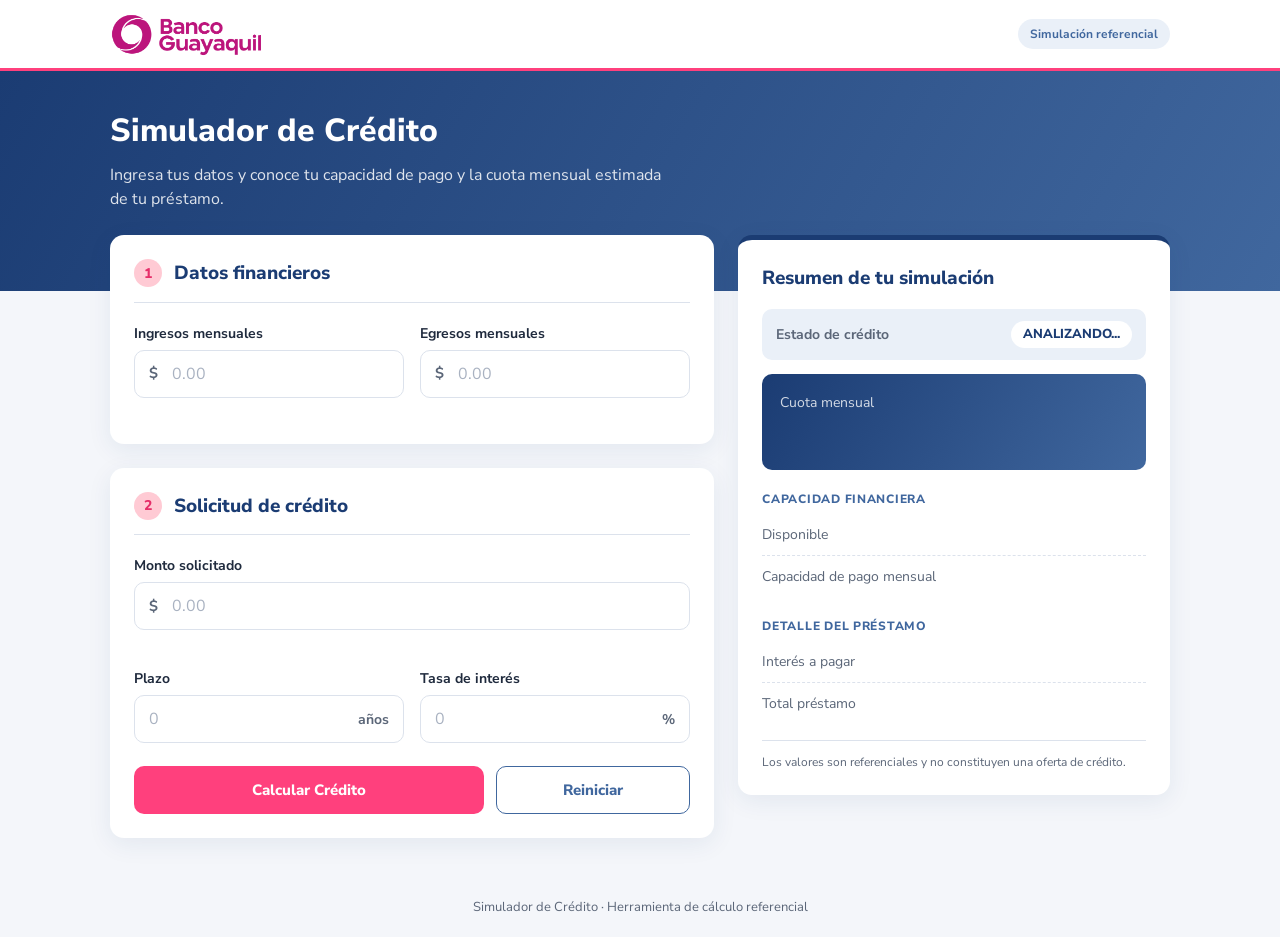
<file: index.html>
<!DOCTYPE html>
<html lang="es">
<head>
    <meta charset="UTF-8">
    <meta name="viewport" content="width=device-width, initial-scale=1.0">
    <title>Simulador de Crédito</title>
    <link rel="preconnect" href="https://fonts.googleapis.com">
    <link rel="preconnect" href="https://fonts.gstatic.com" crossorigin>
    <link href="https://fonts.googleapis.com/css2?family=Nunito+Sans:wght@400;600;700;800&display=swap" rel="stylesheet">
    <link rel="stylesheet" href="simulador.css">
    <script src="simulador.js"></script>
    <script src="funciones.js"></script>
    <script src="utilitarios.js"></script>
    <script src="validaciones.js"></script>
</head>
<body>

    <!-- Barra superior -->
    <header class="topbar">
        <div class="topbar__inner">
            <div class="brand">
                <img src="logo.png" alt="Banco Guayaquil" class="brand__logo">
            </div>
            <span class="topbar__badge">Simulación referencial</span>
        </div>
    </header>

    <!-- Encabezado -->
    <section class="hero">
        <div class="hero__inner">
            <h1>Simulador de Crédito</h1>
            <p>Ingresa tus datos y conoce tu capacidad de pago y la cuota mensual estimada de tu préstamo.</p>
        </div>
    </section>

    <main class="container">

        <!-- Columna de datos -->
        <div class="panel panel--form">

            <section class="card">
                <div class="card__header">
                    <span class="step">1</span>
                    <h2>Datos financieros</h2>
                </div>

                <div class="grid-2">
                    <div class="field">
                        <label for="txtIngresos">Ingresos mensuales</label>
                        <div class="input-wrap">
                            <span class="affix">$</span>
                            <input type="text" id="txtIngresos" inputmode="decimal" placeholder="0.00" autocomplete="off">
                        </div>
                        <span id="lblErrorIngresos" class="error"></span>
                    </div>

                    <div class="field">
                        <label for="txtEgresos">Egresos mensuales</label>
                        <div class="input-wrap">
                            <span class="affix">$</span>
                            <input type="text" id="txtEgresos" inputmode="decimal" placeholder="0.00" autocomplete="off">
                        </div>
                        <span id="lblErrorEgresos" class="error"></span>
                    </div>
                </div>
            </section>

            <section class="card">
                <div class="card__header">
                    <span class="step">2</span>
                    <h2>Solicitud de crédito</h2>
                </div>

                <div class="field">
                    <label for="txtMonto">Monto solicitado</label>
                    <div class="input-wrap">
                        <span class="affix">$</span>
                        <input type="text" id="txtMonto" inputmode="decimal" placeholder="0.00" autocomplete="off">
                    </div>
                    <span id="lblErrorMonto" class="error"></span>
                </div>

                <div class="grid-2">
                    <div class="field">
                        <label for="txtPlazo">Plazo</label>
                        <div class="input-wrap">
                            <input type="text" id="txtPlazo" inputmode="numeric" placeholder="0" autocomplete="off">
                            <span class="affix affix--end">años</span>
                        </div>
                        <span id="lblErrorPlazo" class="error"></span>
                    </div>

                    <div class="field">
                        <label for="txtTasaInteres">Tasa de interés</label>
                        <div class="input-wrap">
                            <input type="text" id="txtTasaInteres" inputmode="decimal" placeholder="0" autocomplete="off">
                            <span class="affix affix--end">%</span>
                        </div>
                        <span id="lblErrorTasaInteres" class="error"></span>
                    </div>
                </div>

                <div class="buttons">
                    <button type="button" id="btnCalcularCredito" class="btn btn--primary" onclick="validarYCalcular()">Calcular Crédito</button>
                    <button type="button" id="btnReiniciar" class="btn btn--secondary">Reiniciar</button>
                </div>
            </section>
        </div>

        <!-- Columna de resultados -->
        <aside class="panel panel--results">
            <section class="card card--results">
                <h2 class="results__title">Resumen de tu simulación</h2>

                <div class="status">
                    <span class="status__label">Estado de crédito</span>
                    <span id="spnEstadoCredito" class="status__value">ANALIZANDO...</span>
                </div>

                <div class="highlight">
                    <span class="highlight__label">Cuota mensual</span>
                    <span id="spnCuotaMensual" class="highlight__value"></span>
                </div>

                <h3 class="results__subtitle">Capacidad financiera</h3>
                <dl class="results">
                    <div class="results__row">
                        <dt>Disponible</dt>
                        <dd><span id="spnDisponible"></span></dd>
                    </div>
                    <div class="results__row">
                        <dt>Capacidad de pago mensual</dt>
                        <dd><span id="spnCapacidadPago"></span></dd>
                    </div>
                </dl>

                <h3 class="results__subtitle">Detalle del préstamo</h3>
                <dl class="results">
                    <div class="results__row">
                        <dt>Interés a pagar</dt>
                        <dd><span id="spnInteresPagar"></span></dd>
                    </div>
                    <div class="results__row results__row--total">
                        <dt>Total préstamo</dt>
                        <dd><span id="spnTotalPrestamo"></span></dd>
                    </div>
                </dl>

                <p class="disclaimer">Los valores son referenciales y no constituyen una oferta de crédito.</p>
            </section>
        </aside>

    </main>

    <footer class="footer">
        <p>Simulador de Crédito · Herramienta de cálculo referencial</p>
    </footer>

</body>
</html>
</file>
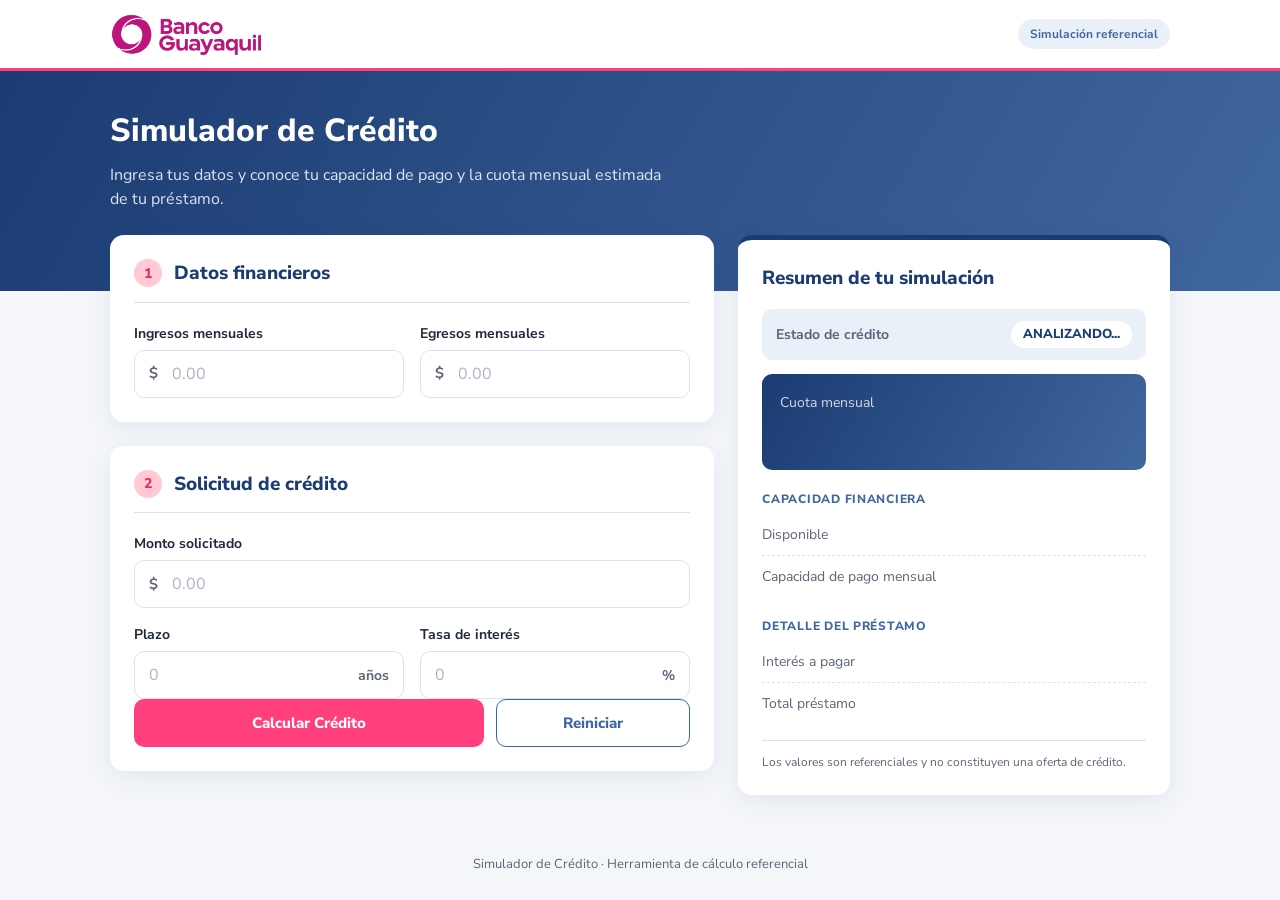
<file: simulador.html>
<!DOCTYPE html>
<html lang="es">
<head>
    <meta charset="UTF-8">
    <meta name="viewport" content="width=device-width, initial-scale=1.0">
    <title>Simulador de Crédito</title>
    <link rel="preconnect" href="https://fonts.googleapis.com">
    <link rel="preconnect" href="https://fonts.gstatic.com" crossorigin>
    <link href="https://fonts.googleapis.com/css2?family=Nunito+Sans:wght@400;600;700;800&display=swap" rel="stylesheet">
    <link rel="stylesheet" href="simulador.css">
    <script src="simulador.js"></script>
    <script src="funciones.js"></script>
    <script src="utilitarios.js"></script>
</head>
<body>

    <!-- Barra superior -->
    <header class="topbar">
        <div class="topbar__inner">
            <div class="brand">
                <img src="logo.png" alt="Banco Guayaquil" class="brand__logo">
            </div>
            <span class="topbar__badge">Simulación referencial</span>
        </div>
    </header>

    <!-- Encabezado -->
    <section class="hero">
        <div class="hero__inner">
            <h1>Simulador de Crédito</h1>
            <p>Ingresa tus datos y conoce tu capacidad de pago y la cuota mensual estimada de tu préstamo.</p>
        </div>
    </section>

    <main class="container">

        <!-- Columna de datos -->
        <div class="panel panel--form">

            <section class="card">
                <div class="card__header">
                    <span class="step">1</span>
                    <h2>Datos financieros</h2>
                </div>

                <div class="grid-2">
                    <div class="field">
                        <label for="txtIngresos">Ingresos mensuales</label>
                        <div class="input-wrap">
                            <span class="affix">$</span>
                            <input type="text" id="txtIngresos" inputmode="decimal" placeholder="0.00" autocomplete="off">
                        </div>
                    </div>

                    <div class="field">
                        <label for="txtEgresos">Egresos mensuales</label>
                        <div class="input-wrap">
                            <span class="affix">$</span>
                            <input type="text" id="txtEgresos" inputmode="decimal" placeholder="0.00" autocomplete="off">
                        </div>
                    </div>
                </div>
            </section>

            <section class="card">
                <div class="card__header">
                    <span class="step">2</span>
                    <h2>Solicitud de crédito</h2>
                </div>

                <div class="field">
                    <label for="txtMonto">Monto solicitado</label>
                    <div class="input-wrap">
                        <span class="affix">$</span>
                        <input type="text" id="txtMonto" inputmode="decimal" placeholder="0.00" autocomplete="off">
                    </div>
                </div>

                <div class="grid-2">
                    <div class="field">
                        <label for="txtPlazo">Plazo</label>
                        <div class="input-wrap">
                            <input type="text" id="txtPlazo" inputmode="numeric" placeholder="0" autocomplete="off">
                            <span class="affix affix--end">años</span>
                        </div>
                    </div>

                    <div class="field">
                        <label for="txtTasaInteres">Tasa de interés</label>
                        <div class="input-wrap">
                            <input type="text" id="txtTasaInteres" inputmode="decimal" placeholder="0" autocomplete="off">
                            <span class="affix affix--end">%</span>
                        </div>
                    </div>
                </div>

                <div class="buttons">
                    <button type="button" id="btnCalcularCredito" class="btn btn--primary" onclick="calcular()">Calcular Crédito</button>
                    <button type="button" id="btnReiniciar" class="btn btn--secondary">Reiniciar</button>
                </div>
            </section>
        </div>

        <!-- Columna de resultados -->
        <aside class="panel panel--results">
            <section class="card card--results">
                <h2 class="results__title">Resumen de tu simulación</h2>

                <div class="status">
                    <span class="status__label">Estado de crédito</span>
                    <span id="spnEstadoCredito" class="status__value">ANALIZANDO...</span>
                </div>

                <div class="highlight">
                    <span class="highlight__label">Cuota mensual</span>
                    <span id="spnCuotaMensual" class="highlight__value"></span>
                </div>

                <h3 class="results__subtitle">Capacidad financiera</h3>
                <dl class="results">
                    <div class="results__row">
                        <dt>Disponible</dt>
                        <dd><span id="spnDisponible"></span></dd>
                    </div>
                    <div class="results__row">
                        <dt>Capacidad de pago mensual</dt>
                        <dd><span id="spnCapacidadPago"></span></dd>
                    </div>
                </dl>

                <h3 class="results__subtitle">Detalle del préstamo</h3>
                <dl class="results">
                    <div class="results__row">
                        <dt>Interés a pagar</dt>
                        <dd><span id="spnInteresPagar"></span></dd>
                    </div>
                    <div class="results__row results__row--total">
                        <dt>Total préstamo</dt>
                        <dd><span id="spnTotalPrestamo"></span></dd>
                    </div>
                </dl>

                <p class="disclaimer">Los valores son referenciales y no constituyen una oferta de crédito.</p>
            </section>
        </aside>

    </main>

    <footer class="footer">
        <p>Simulador de Crédito · Herramienta de cálculo referencial</p>
    </footer>

</body>
</html>
</file>
<file: simulador.css>
/* =========================================
   Paleta y variables
   ========================================= */
:root {
    --rosa: #FF407D;
    --rosa-oscuro: #E62E69;
    --rosa-claro: #FFCAD4;
    --azul: #40679E;
    --azul-oscuro: #1B3C73;

    --fondo: #F4F6FA;
    --blanco: #FFFFFF;
    --texto: #1F2A3D;
    --texto-suave: #5B6678;
    --borde: #DCE2EC;

    --radio: 14px;
    --radio-sm: 10px;
    --sombra: 0 6px 24px rgba(27, 60, 115, 0.08);
    --fuente: "Nunito Sans", "Segoe UI", Arial, sans-serif;
}

/* =========================================
   Base
   ========================================= */
*,
*::before,
*::after {
    box-sizing: border-box;
}

body {
    margin: 0;
    font-family: var(--fuente);
    background-color: var(--fondo);
    color: var(--texto);
    line-height: 1.5;
    -webkit-font-smoothing: antialiased;
}

h1, h2, h3 {
    margin: 0;
    color: var(--azul-oscuro);
}

/* =========================================
   Barra superior
   ========================================= */
.topbar {
    background-color: var(--blanco);
    border-bottom: 3px solid var(--rosa);
}

.topbar__inner {
    max-width: 1100px;
    margin: 0 auto;
    padding: 12px 20px;
    display: flex;
    align-items: center;
    justify-content: space-between;
    gap: 12px;
}

.brand {
    display: flex;
    align-items: center;
    gap: 10px;
}

.brand__logo {
    display: block;
    height: 44px;
    width: auto;
    max-width: 100%;
    flex-shrink: 0;
}

@media (max-width: 560px) {
    .brand__logo {
        height: 36px;
    }
}

.brand__text {
    display: flex;
    flex-direction: column;
    line-height: 1.15;
}

.brand__name {
    font-weight: 800;
    font-size: 18px;
    color: var(--azul-oscuro);
}

.brand__tag {
    font-size: 12px;
    color: var(--texto-suave);
}

.topbar__badge {
    font-size: 12px;
    font-weight: 700;
    color: var(--azul);
    background-color: #EAF0F8;
    padding: 6px 12px;
    border-radius: 999px;
    white-space: nowrap;
}

/* =========================================
   Encabezado (hero)
   ========================================= */
.hero {
    background: linear-gradient(120deg, var(--azul-oscuro) 0%, var(--azul) 100%);
    color: var(--blanco);
}

.hero__inner {
    max-width: 1100px;
    margin: 0 auto;
    padding: 36px 20px 80px;
}

.hero h1 {
    color: var(--blanco);
    font-size: 32px;
    font-weight: 800;
}

.hero p {
    margin: 8px 0 0;
    max-width: 560px;
    color: rgba(255, 255, 255, 0.85);
}

/* =========================================
   Contenedor principal
   ========================================= */
.container {
    max-width: 1100px;
    margin: -56px auto 0;
    padding: 0 20px 40px;
    display: grid;
    grid-template-columns: 1.4fr 1fr;
    gap: 24px;
    align-items: start;
}

.panel {
    display: flex;
    flex-direction: column;
    gap: 24px;
}

.panel--results {
    position: sticky;
    top: 20px;
}

/* =========================================
   Tarjetas
   ========================================= */
.card {
    background-color: var(--blanco);
    border-radius: var(--radio);
    box-shadow: var(--sombra);
    padding: 24px;
}

.card__header {
    display: flex;
    align-items: center;
    gap: 12px;
    margin-bottom: 20px;
    padding-bottom: 14px;
    border-bottom: 1px solid var(--borde);
}

.card__header h2 {
    font-size: 19px;
    font-weight: 800;
}

.step {
    display: inline-flex;
    align-items: center;
    justify-content: center;
    width: 28px;
    height: 28px;
    border-radius: 50%;
    background-color: var(--rosa-claro);
    color: var(--rosa-oscuro);
    font-weight: 800;
    font-size: 14px;
}

/* =========================================
   Campos
   ========================================= */
.grid-2 {
    display: grid;
    grid-template-columns: 1fr 1fr;
    gap: 16px;
}

.field {
    margin-bottom: 16px;
}

.grid-2 .field {
    margin-bottom: 0;
}

.grid-2 + .buttons,
.field + .grid-2 {
    margin-top: 0;
}

label {
    display: block;
    margin-bottom: 6px;
    font-size: 14px;
    font-weight: 700;
    color: var(--texto);
}

.input-wrap {
    display: flex;
    align-items: center;
    background-color: var(--blanco);
    border: 1.5px solid var(--borde);
    border-radius: var(--radio-sm);
    transition: border-color 0.2s, box-shadow 0.2s;
    overflow: hidden;
}

.input-wrap:focus-within {
    border-color: var(--azul);
    box-shadow: 0 0 0 4px rgba(64, 103, 158, 0.15);
}

.affix {
    padding: 0 0 0 14px;
    color: var(--texto-suave);
    font-weight: 700;
    font-size: 15px;
    user-select: none;
}

.affix--end {
    padding: 0 14px 0 0;
    font-size: 14px;
}

input {
    flex: 1;
    width: 100%;
    min-width: 0;
    padding: 12px 14px;
    border: none;
    outline: none;
    background: transparent;
    font-family: inherit;
    font-size: 16px; /* evita zoom automático en iOS */
    color: var(--texto);
}

input::placeholder {
    color: #A9B2C1;
}

/* =========================================
   Botones
   ========================================= */
.buttons {
    margin-top: 24px;
    display: flex;
    gap: 12px;
}

.btn {
    flex: 1;
    padding: 13px 18px;
    border-radius: var(--radio-sm);
    font-family: inherit;
    font-size: 15px;
    font-weight: 800;
    cursor: pointer;
    transition: background-color 0.2s, color 0.2s, border-color 0.2s, transform 0.1s;
}

.btn:active {
    transform: translateY(1px);
}

.btn:focus-visible {
    outline: 3px solid var(--rosa-claro);
    outline-offset: 2px;
}

.btn--primary {
    flex: 2;
    border: none;
    background-color: var(--rosa);
    color: var(--blanco);
}

.btn--primary:hover {
    background-color: var(--rosa-oscuro);
}

.btn--secondary {
    border: 1.5px solid var(--azul);
    background-color: var(--blanco);
    color: var(--azul);
}

.btn--secondary:hover {
    background-color: var(--azul);
    color: var(--blanco);
}

/* =========================================
   Resultados
   ========================================= */
.card--results {
    border-top: 5px solid var(--azul-oscuro);
}

.results__title {
    font-size: 19px;
    font-weight: 800;
    margin-bottom: 16px;
}

.results__subtitle {
    margin: 20px 0 6px;
    font-size: 12px;
    font-weight: 800;
    text-transform: uppercase;
    letter-spacing: 0.06em;
    color: var(--azul);
}

.status {
    display: flex;
    align-items: center;
    justify-content: space-between;
    gap: 10px;
    padding: 12px 14px;
    border-radius: var(--radio-sm);
    background-color: #EAF0F8;
    margin-bottom: 14px;
}

.status__label {
    font-size: 14px;
    font-weight: 700;
    color: var(--texto-suave);
}

.status__value {
    font-size: 13px;
    font-weight: 800;
    color: var(--azul-oscuro);
    background-color: var(--blanco);
    padding: 4px 12px;
    border-radius: 999px;
    text-align: right;
}

.highlight {
    display: flex;
    flex-direction: column;
    padding: 18px;
    border-radius: var(--radio-sm);
    background: linear-gradient(120deg, var(--azul-oscuro), var(--azul));
    color: var(--blanco);
}

.highlight__label {
    font-size: 14px;
    color: rgba(255, 255, 255, 0.8);
}

.highlight__value {
    font-size: 30px;
    font-weight: 800;
    min-height: 1.3em;
    color: var(--blanco);
    word-break: break-word;
}

.results {
    margin: 0;
}

.results__row {
    display: flex;
    justify-content: space-between;
    align-items: baseline;
    gap: 12px;
    padding: 10px 0;
    border-bottom: 1px dashed var(--borde);
}

.results__row:last-child {
    border-bottom: none;
}

.results dt {
    font-size: 14px;
    color: var(--texto-suave);
}

.results dd {
    margin: 0;
    text-align: right;
}

.results dd span {
    font-weight: 800;
    color: var(--azul-oscuro);
    word-break: break-word;
}

.results__row--total dd span {
    color: var(--rosa-oscuro);
    font-size: 17px;
}

.disclaimer {
    margin: 16px 0 0;
    padding-top: 12px;
    border-top: 1px solid var(--borde);
    font-size: 12px;
    color: var(--texto-suave);
}

/* =========================================
   Pie
   ========================================= */
.footer {
    text-align: center;
    padding: 20px;
    font-size: 13px;
    color: var(--texto-suave);
}

.footer p {
    margin: 0;
}

/* =========================================
   Tablet
   ========================================= */
@media (max-width: 900px) {
    .container {
        grid-template-columns: 1fr;
    }

    .panel--results {
        position: static;
    }
}

/* =========================================
   Celular
   ========================================= */
@media (max-width: 560px) {
    .topbar__inner {
        padding: 10px 16px;
    }

    .topbar__badge {
        display: none;
    }

    .hero__inner {
        padding: 24px 16px 68px;
    }

    .hero h1 {
        font-size: 25px;
    }

    .hero p {
        font-size: 15px;
    }

    .container {
        padding: 0 16px 32px;
        gap: 16px;
    }

    .panel {
        gap: 16px;
    }

    .card {
        padding: 18px;
    }

    .grid-2 {
        grid-template-columns: 1fr;
        gap: 0;
    }

    .grid-2 .field {
        margin-bottom: 16px;
    }

    .buttons {
        flex-direction: column;
        margin-top: 8px;
    }

    .highlight__value {
        font-size: 26px;
    }
}
/* =========================================
   Validaciones
   ========================================= */
.error {
    display: block;
    min-height: 1.4em;
    margin-top: 4px;
    font-size: 13px;
    font-style: italic;
    font-weight: 600;
    color: #D93025;
}

.input-wrap--error,
.input-wrap--error:focus-within {
    border-color: #D93025;
    box-shadow: 0 0 0 4px rgba(217, 48, 37, 0.12);
}
</file>
